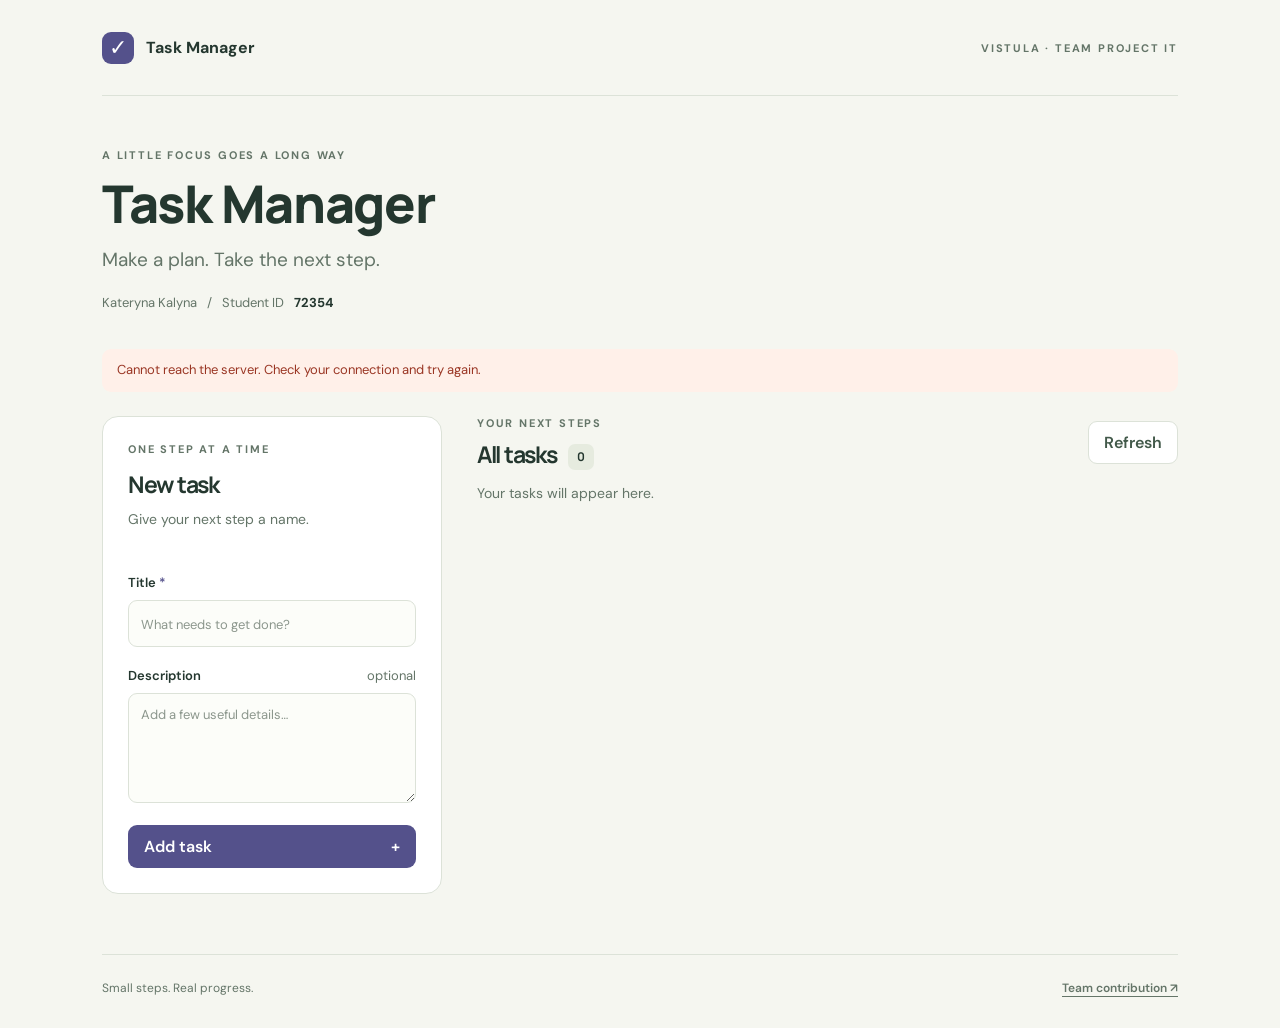
<file: index.html>
<!doctype html>
<html lang="en">
<head>
  <meta charset="UTF-8">
  <meta name="viewport" content="width=device-width, initial-scale=1">
  <meta name="description" content="A simple task manager by Kateryna Kalyna, Vistula student 72354.">
  <title>Task Manager | Kateryna Kalyna</title>
  <link rel="stylesheet" href="style.css">
  <script src="app.js" defer></script>
</head>
<body>
  <div class="shell">
    <header class="topbar">
      <a class="brand" href="index.html"><span class="brand-icon" aria-hidden="true">✓</span> Task Manager</a>
      <span class="course">VISTULA · TEAM PROJECT IT</span>
    </header>
    <main>
      <section class="intro" aria-labelledby="page-title">
        <p class="eyebrow">A LITTLE FOCUS GOES A LONG WAY</p>
        <h1 id="page-title">Task Manager</h1>
        <p class="lead">Make a plan. Take the next step.</p>
        <p class="owner">Kateryna Kalyna <span aria-hidden="true">/</span> Student ID <strong id="student-id">72354</strong></p>
      </section>
      <div id="status-message" class="notice" role="status" aria-live="polite">Connecting to your task list…</div>
      <div class="workspace">
        <section class="panel composer" aria-labelledby="form-heading">
          <p class="eyebrow">ONE STEP AT A TIME</p>
          <h2 id="form-heading">New task</h2>
          <p class="muted">Give your next step a name.</p>
          <form id="task-form">
            <fieldset id="task-fields" disabled>
              <label for="task-title">Title <span class="required">*</span></label>
              <input id="task-title" name="title" required placeholder="What needs to get done?" autocomplete="off">
              <label for="task-description">Description <span class="optional">optional</span></label>
              <textarea id="task-description" name="description" rows="4" placeholder="Add a few useful details…"></textarea>
              <div class="form-actions">
                <button id="task-submit" class="primary" type="submit">Add task <span aria-hidden="true">+</span></button>
                <button id="cancel-edit" class="secondary" type="button" hidden>Cancel edit</button>
              </div>
            </fieldset>
          </form>
        </section>
        <section class="tasks-panel" aria-labelledby="list-heading">
          <div class="list-heading"><div><p class="eyebrow">YOUR NEXT STEPS</p><h2 id="list-heading">All tasks <span id="task-count" class="count">0</span></h2></div><button id="refresh-tasks" class="secondary" type="button">Refresh</button></div>
          <p id="task-summary" class="muted">Your tasks will appear here.</p>
          <div id="task-list" aria-live="polite" aria-busy="true"></div>
          <div id="empty-state" class="empty-state" hidden><span class="empty-icon" aria-hidden="true">✓</span><h3>A little room for a fresh start.</h3><p>Add your first task to get going.</p></div>
        </section>
      </div>
    </main>
    <footer><span>Small steps. Real progress.</span><a id="contribution-link" href="contribution.html">Team contribution <span aria-hidden="true">↗</span></a></footer>
  </div>
  <template id="task-template">
    <article class="task-item">
      <div class="task-topline"><span class="task-status"></span><span class="task-number"></span></div>
      <h3 class="task-title"></h3>
      <p class="task-description"></p>
      <div class="task-actions"><button class="toggle-task" type="button"></button><button class="edit-task secondary" type="button">Edit</button><button class="delete-task danger" type="button">Delete</button></div>
    </article>
  </template>
  <noscript>This application needs JavaScript to load and save tasks.</noscript>
</body>
</html>
</file>
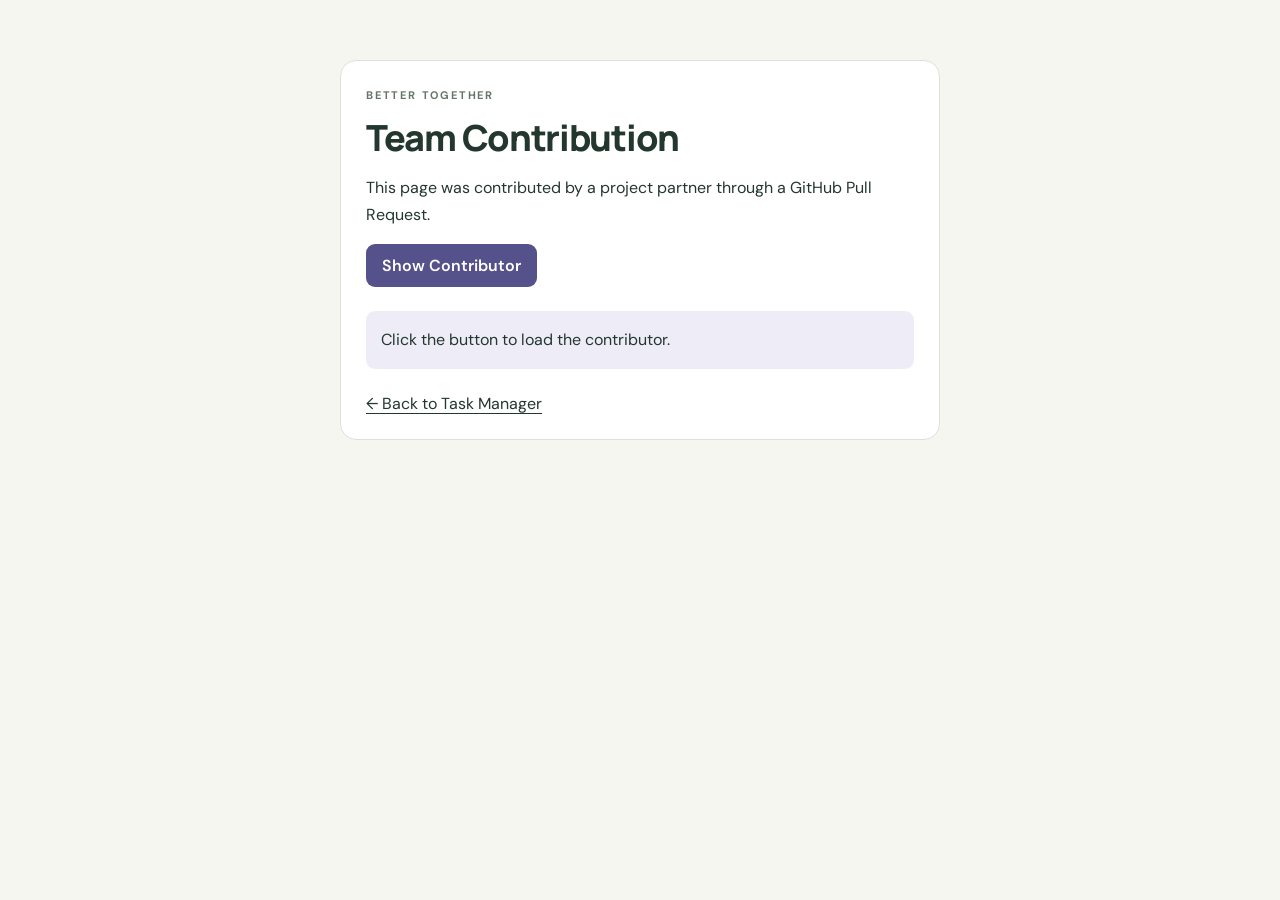
<file: contribution.html>
<!doctype html>
<html lang="en">
<head>
  <meta charset="UTF-8">
  <meta name="viewport" content="width=device-width, initial-scale=1">
  <title>Team Contribution</title>
  <link rel="stylesheet" href="style.css">
</head>
<body>
  <main class="shell">
    <section class="panel contribution">
      <p class="eyebrow">BETTER TOGETHER</p>
      <h1>Team Contribution</h1>
      <p>This page was contributed by a project partner through a GitHub Pull Request.</p>
      <button id="load-contributor" class="primary" type="button">Show Contributor</button>
      <p id="contributor-student-id" role="status" aria-live="polite">Click the button to load the contributor.</p>
      <a href="index.html">← Back to Task Manager</a>
    </section>
  </main>
  <script>
    'use strict';
    const button = document.getElementById('load-contributor');
    const output = document.getElementById('contributor-student-id');
    button.addEventListener('click', async () => {
      button.disabled = true;
      output.textContent = 'Loading contributor…';
      const controller = new AbortController();
      const timeout = setTimeout(() => controller.abort(), 15000);
      try {
        const response = await fetch('contribution.json', { cache: 'no-store', signal: controller.signal });
        if (!response.ok) throw new Error(`Could not load contributor (${response.status}). Please try again.`);
        const data = await response.json();
        if (!/^\d+$/.test(String(data.contributorStudentId || ''))) throw new Error('Contributor information is missing or invalid.');
        output.textContent = `Contributor Student ID: ${data.contributorStudentId}`;
      } catch (error) {
        output.textContent = error.name === 'AbortError' ? 'Request timed out. Please try again.' : error.message;
      } finally {
        clearTimeout(timeout);
        button.disabled = false;
      }
    });
  </script>
</body>
</html>
</file>
<file: style.css>
@import url('https://fonts.googleapis.com/css2?family=DM+Sans:wght@400;500;600;700&family=Manrope:wght@400;500;600;700;800&display=swap');
:root{font-family:'DM Sans',sans-serif;color:#24372f;background:#f5f6f0;font-synthesis:none;--accent:#54518b;--soft:#eeedf7;--border:#dce2d8;--muted:#647568}
*{box-sizing:border-box}body{margin:0}button,input,textarea{font:inherit}button,a,input,textarea{-webkit-tap-highlight-color:transparent}button{cursor:pointer;border:1px solid transparent;border-radius:9px;padding:10px 15px;font-weight:600;transition:background .15s,transform .15s}button:hover:not(:disabled){transform:translateY(-1px)}button:disabled{opacity:.5;cursor:wait}a{color:inherit;text-underline-offset:4px}button:focus-visible,a:focus-visible,input:focus-visible,textarea:focus-visible{outline:3px solid #a4bf92;outline-offset:3px}[hidden]{display:none!important}.shell{max-width:1160px;margin:auto;padding:0 42px}.topbar{height:96px;display:flex;justify-content:space-between;align-items:center;border-bottom:1px solid var(--border)}.brand{display:flex;gap:12px;align-items:center;font-weight:700;text-decoration:none}.brand-icon{display:grid;place-items:center;width:32px;height:32px;background:var(--accent);color:white;border-radius:9px;font-size:22px}.course,.eyebrow{font-size:11px;letter-spacing:1.8px;font-weight:700;color:var(--muted)}.intro{padding:52px 0 25px}.eyebrow{margin:0 0 12px}h1,h2,h3{font-family:Manrope,sans-serif;letter-spacing:-1.3px;margin:0}h1{font-size:52px;line-height:1.15;font-weight:800}h2{font-size:23px}h3{font-size:19px;letter-spacing:-.5px}.lead{font-size:19px;color:var(--muted);margin:13px 0 22px}.owner{font-size:13px;color:var(--muted);display:flex;gap:10px;flex-wrap:wrap}.owner strong{color:#24372f}.notice{min-height:43px;padding:12px 15px;margin:0 0 24px;background:var(--soft);border-radius:9px;font-size:13px;overflow-wrap:anywhere}.notice[data-kind=error]{background:#fff0e9;color:#9a3624}.workspace{display:grid;grid-template-columns:340px minmax(0,1fr);align-items:start;gap:35px}.panel{background:#fff;border:1px solid var(--border);border-radius:16px;padding:25px}.composer .muted{margin:10px 0 26px}.muted{color:var(--muted);font-size:14px}fieldset{padding:0;margin:0;border:0;min-width:0}label{display:block;font-size:13px;font-weight:600;margin:20px 0 9px}.required{color:var(--accent)}.optional{font-weight:400;color:var(--muted);float:right}input,textarea{display:block;width:100%;border:1px solid var(--border);border-radius:9px;padding:12px;background:#fcfdf9;color:#24372f}textarea{resize:vertical;min-height:110px}::placeholder{color:#8c978d;font-size:13px}.form-actions{display:flex;flex-wrap:wrap;gap:9px;margin-top:22px}.primary{background:var(--accent);color:white}.primary:hover:not(:disabled){filter:brightness(.92)}#task-submit{display:flex;justify-content:space-between;gap:32px;flex:1}.secondary{background:#fff;border-color:var(--border);color:#42594a}.secondary:hover:not(:disabled){background:#eff3eb}.danger{background:transparent;color:#a74431}.danger:hover:not(:disabled){background:#fff0e9}.list-heading{display:flex;justify-content:space-between;align-items:center}.list-heading .eyebrow{margin:0 0 8px}.count{vertical-align:middle;display:inline-grid;place-items:center;font-size:12px;letter-spacing:0;background:#e6ebdf;border-radius:7px;min-width:26px;height:26px;margin-left:8px}.tasks-panel>.muted{margin:14px 0 22px}#task-list{display:grid;gap:14px}.task-item{background:#fff;padding:21px 23px;border:1px solid var(--border);border-radius:14px}.task-topline{display:flex;justify-content:space-between;align-items:center;margin-bottom:12px}.task-status{display:inline-block;font-size:10px;letter-spacing:.7px;text-transform:uppercase;font-weight:700;background:#f2eedf;color:#766635;border-radius:5px;padding:5px 8px}.task-item.is-completed .task-status{background:var(--soft);color:var(--accent)}.task-item.is-completed .task-title{text-decoration:line-through;color:var(--muted)}.task-number{font-size:11px;color:#8a968b}.task-title,.task-description{overflow-wrap:anywhere}.task-description{white-space:pre-wrap;line-height:1.65;color:var(--muted);font-size:14px;margin:9px 0 20px}.task-description:empty{display:none}.task-actions{display:flex;gap:7px;flex-wrap:wrap}.task-actions button{font-size:12px;padding:8px 11px}.toggle-task{background:var(--soft);color:var(--accent);margin-right:auto}.empty-state{text-align:center;border:1px dashed #cbd5c5;border-radius:14px;padding:46px 20px;color:var(--muted)}.empty-state h3{font-size:17px;color:#42594a;margin-top:18px}.empty-state p{font-size:13px}.empty-icon{display:inline-grid;place-items:center;background:#e6ebdf;width:49px;height:49px;border-radius:50%;font-size:25px;color:var(--accent)}footer{display:flex;justify-content:space-between;gap:20px;align-items:center;margin-top:60px;border-top:1px solid var(--border);padding:25px 0 32px;font-size:12px;color:var(--muted)}footer a{font-weight:600}.contribution{max-width:600px;margin:60px auto}.contribution h1{font-size:36px}.contribution p{line-height:1.7}.contribution #contributor-student-id{margin:24px 0;padding:15px;background:var(--soft);border-radius:9px;min-height:55px}
@media(max-width:850px){.shell{padding:0 24px}.workspace{grid-template-columns:290px minmax(0,1fr);gap:23px}.panel{padding:20px}h1{font-size:43px}}
@media(max-width:660px){.shell{padding:0 19px}.topbar{height:76px}.course{font-size:9px;letter-spacing:1px;max-width:115px;text-align:right;line-height:1.7}.intro{padding-top:36px}h1{font-size:39px}.lead{font-size:16px}.workspace{grid-template-columns:1fr;gap:32px}.panel{padding:23px}.task-item{padding:20px}.list-heading h2{font-size:23px}footer{margin-top:36px;align-items:flex-start}.contribution h1{font-size:30px}}
</file>
